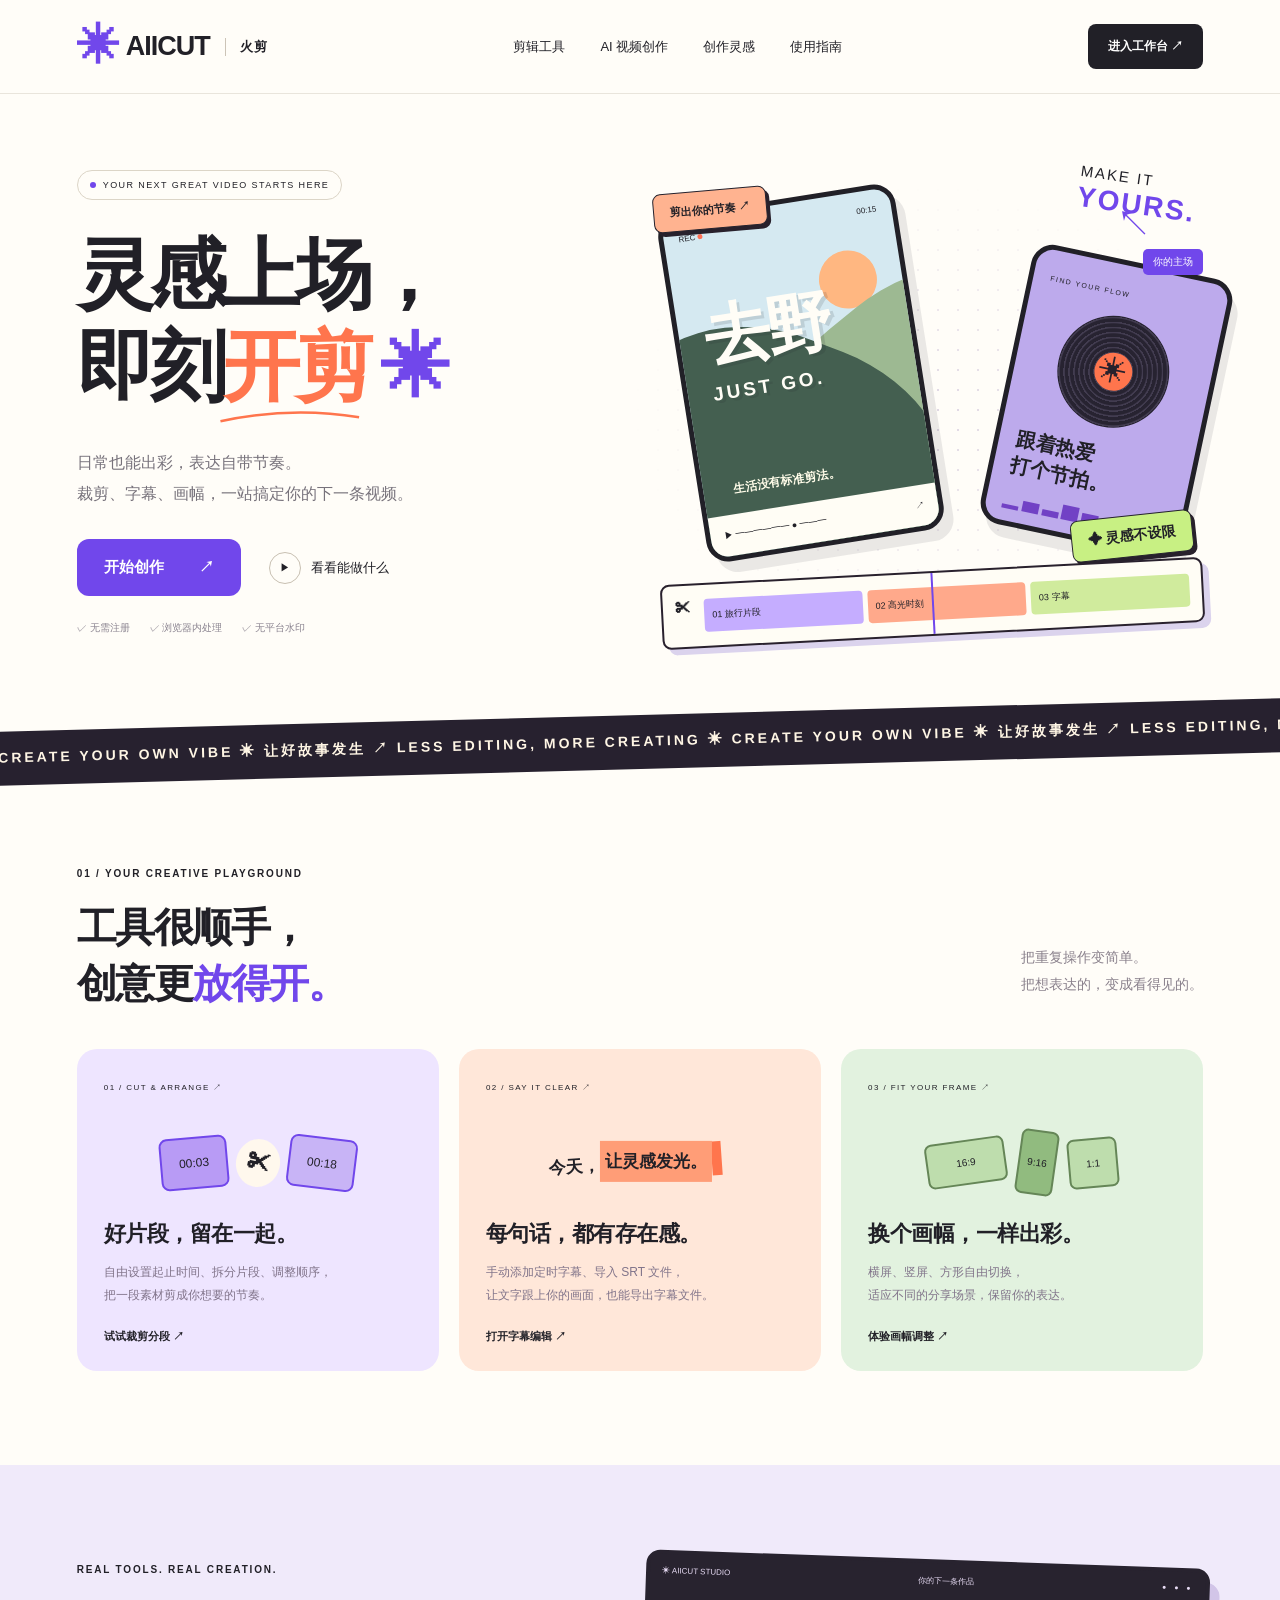
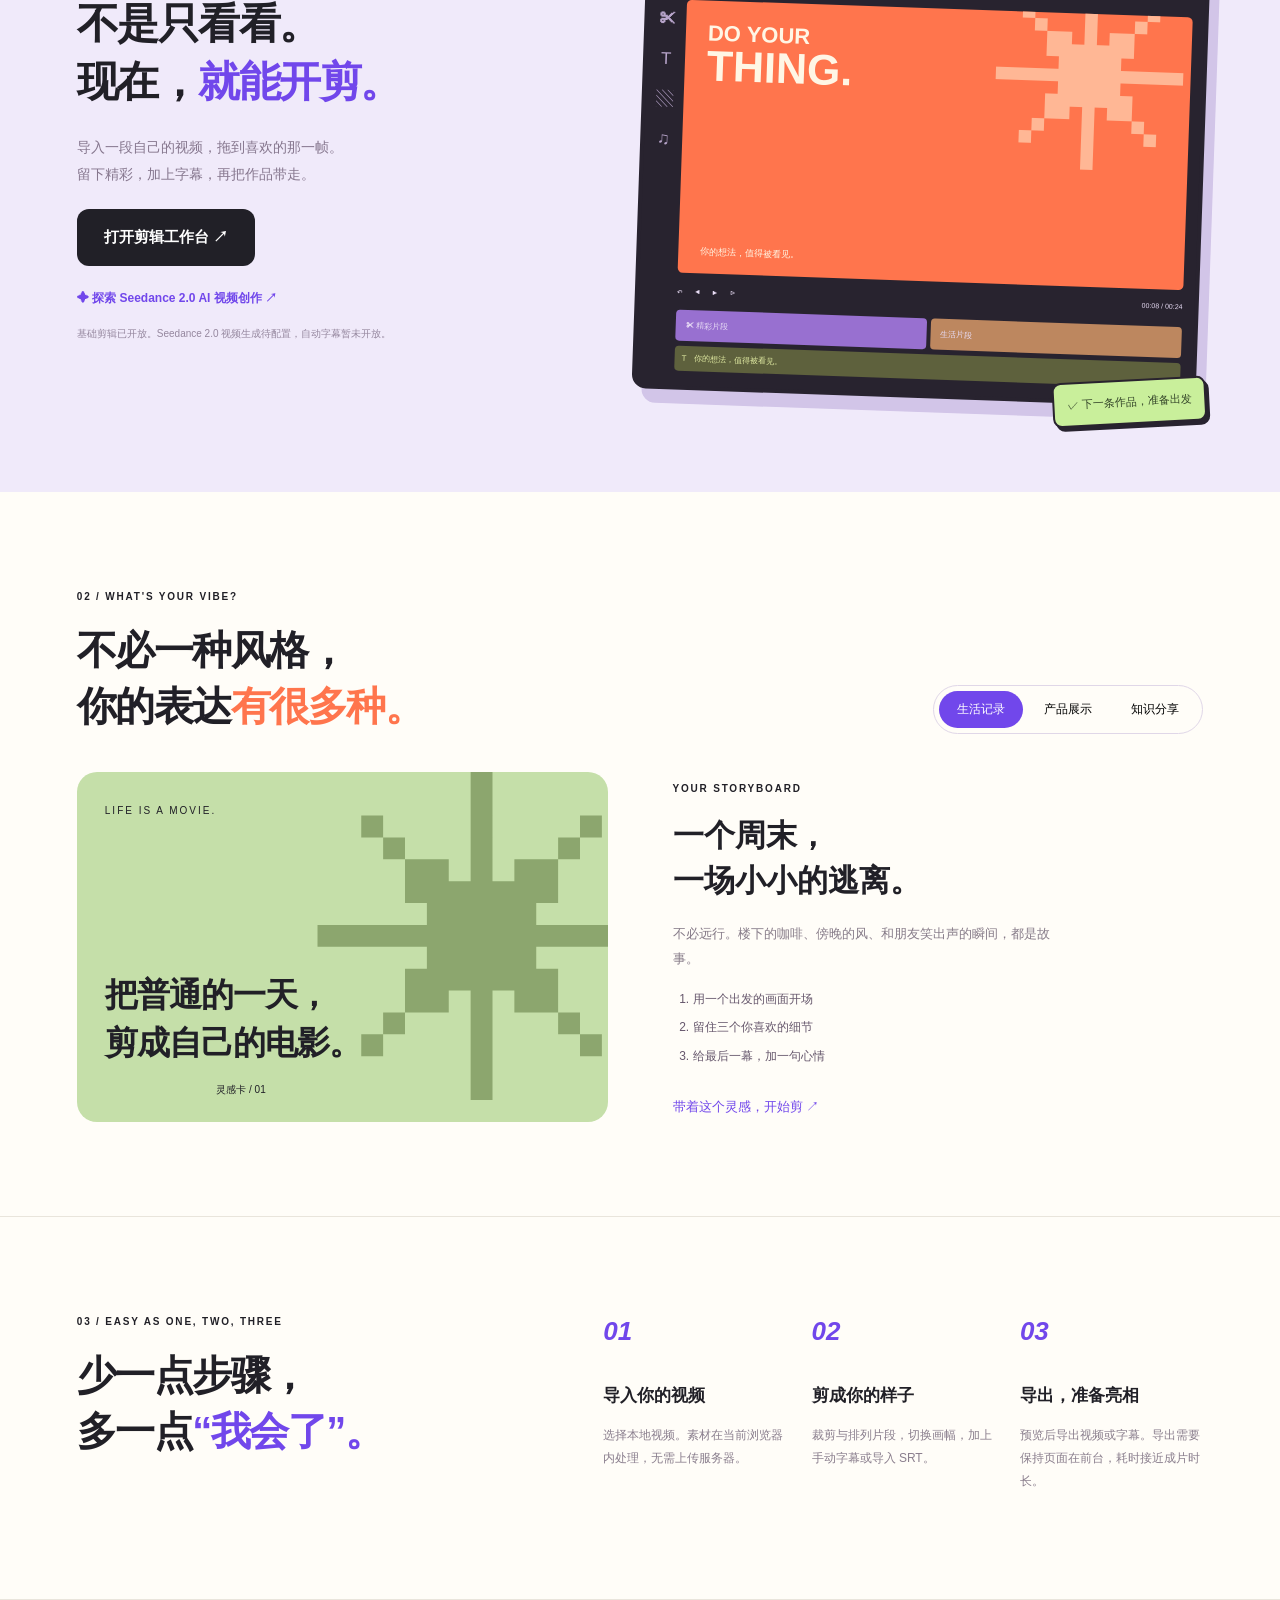
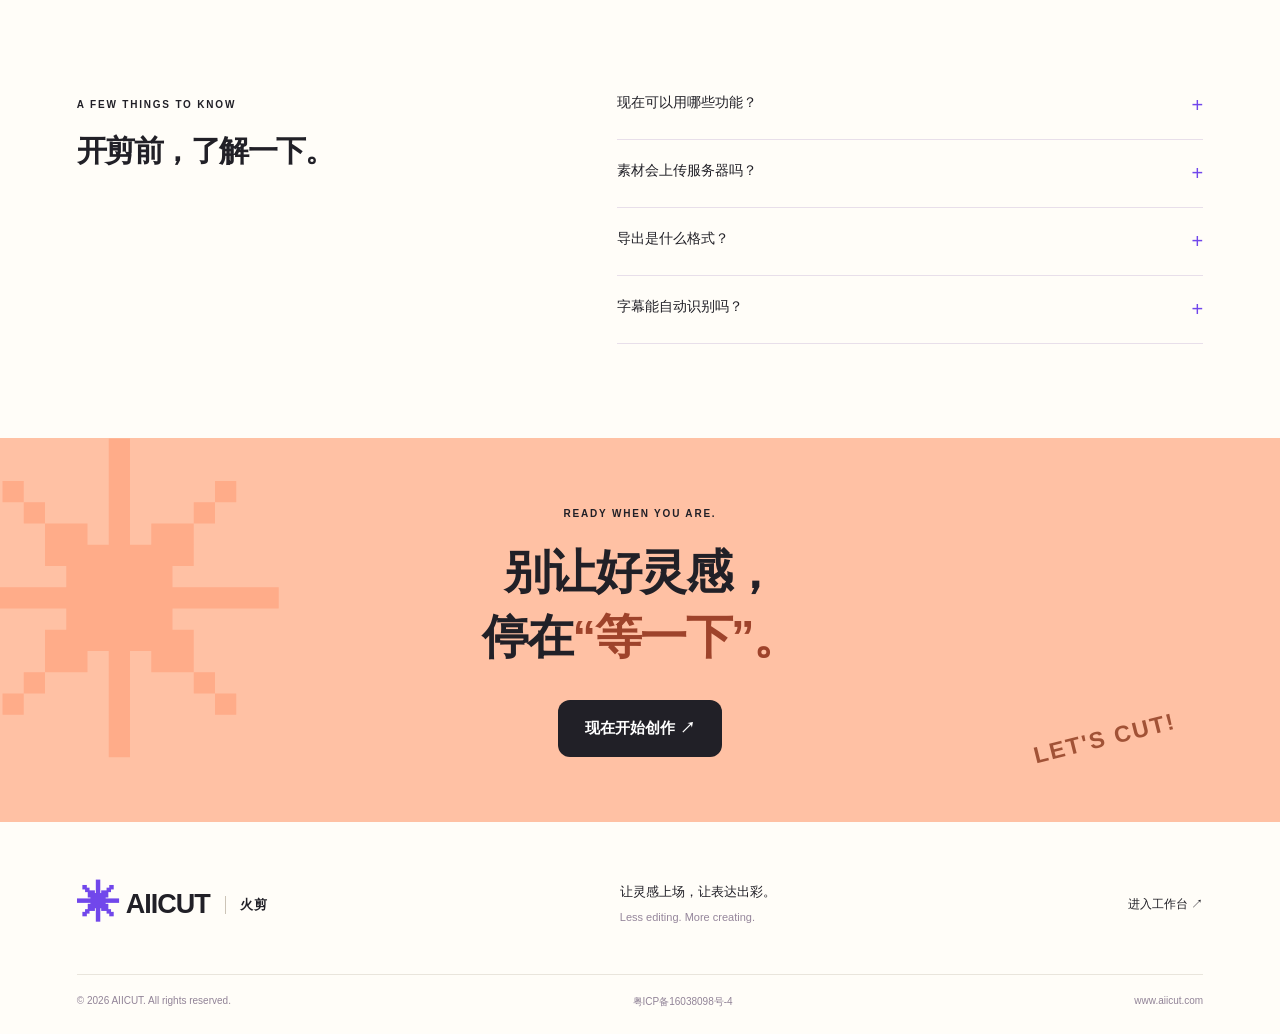
<file: index.html>
<!doctype html><html lang="zh-CN"><head><meta charset="utf-8"><meta name="viewport" content="width=device-width,initial-scale=1"><title>AIICUT 火剪 · 灵感上场，即刻开剪</title><meta name="description" content="AIICUT 火剪，轻松导入视频、裁剪分段、编辑字幕、切换画幅并导出作品。让每一次表达更有看头。"><link rel="canonical" href="https://www.aiicut.com/"><link rel="icon" href="icon.svg"><link rel="stylesheet" href="style.css?v=2"></head><body>
<header class="site-header"><a href="#" class="brand"><span class="brand-mark">✳</span> AIICUT <small>火剪</small></a><nav aria-label="主导航"><a href="#tools">剪辑工具</a><a href="ai.html">AI 视频创作</a><a href="#scenes">创作灵感</a><a href="#how">使用指南</a></nav><a href="editor.html" class="button small dark">进入工作台 ↗</a></header>
<main><section class="hero"><div class="hero-copy"><span class="pill"><i></i> YOUR NEXT GREAT VIDEO STARTS HERE</span><h1>灵感上场，<br>即刻<span class="orange">开剪<svg viewBox="0 0 300 30" aria-hidden="true"><path d="M5 23 Q150 -8 290 15"/></svg></span><span class="spark">✳</span></h1><p>日常也能出彩，表达自带节奏。<br>裁剪、字幕、画幅，一站搞定你的下一条视频。</p><div class="hero-actions"><a href="editor.html" class="button purple">开始创作 <span>↗</span></a><a href="#tools" class="plain-link"><span class="circle-play">▶</span> 看看能做什么</a></div><div class="hero-tags"><span>✓ 无需注册</span><span>✓ 浏览器内处理</span><span>✓ 无平台水印</span></div></div><div class="hero-art" aria-label="视频创意拼贴插画"><div class="art-grid"></div><div class="orbit-note">MAKE IT<br><b>YOURS.</b></div><div class="video-card card-travel"><div class="card-top"><span>REC <i></i></span><span>00:15</span></div><div class="scene-sun"></div><div class="hill hill-back"></div><div class="hill"></div><div class="travel-title">去野<br><small>JUST GO.</small></div><span class="art-caption">生活没有标准剪法。</span><div class="card-bottom">▶ ━━━━━━ ● ━━━ <span>↗</span></div></div><div class="video-card card-music"><span>FIND YOUR FLOW</span><div class="vinyl"><span>✳</span></div><b>跟着热爱<br>打个节拍。</b><div class="wave">▂▅▃▇▅▂▆▃▇▅▂▅▇</div></div><div class="sticker sticker-1">✦ 灵感不设限</div><div class="sticker sticker-2">剪出你的节奏 ↗</div><div class="floating-cursor">↖ <span>你的主场</span></div><div class="mini-timeline"><span>✂</span><div class="track violet">01 旅行片段</div><div class="track coral">02 高光时刻</div><div class="track lime">03 字幕</div><i></i></div></div></section>
<div class="ticker" aria-hidden="true"><div>CREATE YOUR OWN VIBE ✳ 让好故事发生 ↗ LESS EDITING, MORE CREATING ✳ CREATE YOUR OWN VIBE ✳ 让好故事发生 ↗ LESS EDITING, MORE CREATING ✳</div></div>
<section class="section" id="tools"><div class="section-heading"><div><span class="eyebrow">01 / YOUR CREATIVE PLAYGROUND</span><h2>工具很顺手，<br>创意更<span class="purple-text">放得开。</span></h2></div><p>把重复操作变简单。<br>把想表达的，变成看得见的。</p></div><div class="tools-grid"><a href="editor.html" class="tool-card lilac"><span class="tool-number">01 / CUT & ARRANGE ↗</span><div class="cut-graphic"><span>00:03</span><span>✂</span><span>00:18</span></div><h3>好片段，留在一起。</h3><p>自由设置起止时间、拆分片段、调整顺序，<br>把一段素材剪成你想要的节奏。</p><span class="tool-link">试试裁剪分段 ↗</span></a><a href="editor.html#subtitles" class="tool-card peach"><span class="tool-number">02 / SAY IT CLEAR ↗</span><div class="caption-graphic">今天，<b>让灵感发光。</b><i>▌</i></div><h3>每句话，都有存在感。</h3><p>手动添加定时字幕、导入 SRT 文件，<br>让文字跟上你的画面，也能导出字幕文件。</p><span class="tool-link">打开字幕编辑 ↗</span></a><a href="editor.html" class="tool-card mint"><span class="tool-number">03 / FIT YOUR FRAME ↗</span><div class="ratio-graphic"><span>16:9</span><span>9:16</span><span>1:1</span></div><h3>换个画幅，一样出彩。</h3><p>横屏、竖屏、方形自由切换，<br>适应不同的分享场景，保留你的表达。</p><span class="tool-link">体验画幅调整 ↗</span></a></div></section>
<section class="studio-intro section"><div class="intro-left"><span class="eyebrow">REAL TOOLS. REAL CREATION.</span><h2>不是只看看。<br>现在，<span>就能开剪。</span></h2><p>导入一段自己的视频，拖到喜欢的那一帧。<br>留下精彩，加上字幕，再把作品带走。</p><a href="editor.html" class="button dark">打开剪辑工作台 ↗</a><a class="ai-entry" href="ai.html">✦ 探索 Seedance 2.0 AI 视频创作 ↗</a><small>基础剪辑已开放。Seedance 2.0 视频生成待配置，自动字幕暂未开放。</small></div><div class="editor-visual"><div class="mock-top"><span>✳ AIICUT STUDIO</span><span>你的下一条作品</span><i>● ● ●</i></div><div class="mock-layout"><div class="mock-sidebar">✂<br>T<br>▧<br>♫</div><div class="mock-preview"><div class="mock-poster"><span>DO YOUR<br><b>THING.</b></span><small>你的想法，值得被看见。</small></div><div class="mock-controls">↶　 ◀　 ▶　 ▷ <span>00:08 / 00:24</span></div><div class="mock-track"><span>✂ 精彩片段</span><span>生活片段</span></div><div class="mock-caption">T　你的想法，值得被看见。</div></div></div><div class="export-tag">✓ 下一条作品，准备出发</div></div></section>
<section class="section" id="scenes"><div class="section-heading"><div><span class="eyebrow">02 / WHAT'S YOUR VIBE?</span><h2>不必一种风格，<br>你的表达<span class="orange">有很多种。</span></h2></div><div class="scene-tabs" role="group" aria-label="选择创作方向"><button class="active" data-idea="life" aria-pressed="true">生活记录</button><button data-idea="brand" aria-pressed="false">产品展示</button><button data-idea="talk" aria-pressed="false">知识分享</button></div></div><div class="inspiration" id="inspiration"><div class="inspiration-art"><span class="giant-star">✳</span><span class="idea-label" id="ideaLabel">LIFE IS A MOVIE.</span><div class="idea-bottom">把普通的一天，<br>剪成自己的电影。</div><span class="art-badge">灵感卡 / 01</span></div><div class="inspiration-copy"><span class="eyebrow">YOUR STORYBOARD</span><h3 id="ideaTitle">一个周末，<br>一场小小的逃离。</h3><p id="ideaText">不必远行。楼下的咖啡、傍晚的风、和朋友笑出声的瞬间，都是故事。</p><ol id="ideaSteps"><li>用一个出发的画面开场</li><li>留住三个你喜欢的细节</li><li>给最后一幕，加一句心情</li></ol><a href="editor.html" class="plain-link">带着这个灵感，开始剪 ↗</a></div></div></section>
<section class="how section" id="how"><div><span class="eyebrow">03 / EASY AS ONE, TWO, THREE</span><h2>少一点步骤，<br>多一点<span class="purple-text">“我会了”。</span></h2></div><div class="steps"><article><b>01</b><h3>导入你的视频</h3><p>选择本地视频。素材在当前浏览器内处理，无需上传服务器。</p></article><article><b>02</b><h3>剪成你的样子</h3><p>裁剪与排列片段，切换画幅，加上手动字幕或导入 SRT。</p></article><article><b>03</b><h3>导出，准备亮相</h3><p>预览后导出视频或字幕。导出需要保持页面在前台，耗时接近成片时长。</p></article></div></section>
<section class="faq section"><div><span class="eyebrow">A FEW THINGS TO KNOW</span><h2>开剪前，了解一下。</h2></div><div><details><summary>现在可以用哪些功能？<span>+</span></summary><p>已支持单个本地视频导入、多个裁剪片段、片段拆分与排序、画幅切换、定时字幕编辑、SRT 导入导出、截图和视频导出。Seedance 2.0 视频生成待配置服务，AI 语音识别与自动剪辑尚未开放。</p></details><details><summary>素材会上传服务器吗？<span>+</span></summary><p>当前基础剪辑在浏览器内完成，不上传视频素材。关闭或刷新页面会清空当前项目，请先导出。后续云端 AI 功能会单独说明上传与处理方式。</p></details><details><summary>导出是什么格式？<span>+</span></summary><p>工作台根据浏览器支持情况选择 WebM 或 MP4，并显示实际格式。建议使用桌面端 Chrome 或 Edge。视频按播放速度实时导出，大文件和长视频会消耗较多设备资源。</p></details><details><summary>字幕能自动识别吗？<span>+</span></summary><p>当前支持手动输入定时字幕和导入 SRT 字幕文件。自动语音识别需要接入服务，暂未上线。</p></details></div></section>
<section class="final-cta"><span class="cta-star">✳</span><span class="eyebrow">READY WHEN YOU ARE.</span><h2>别让好灵感，<br>停在<span>“等一下”。</span></h2><a href="editor.html" class="button dark">现在开始创作 ↗</a><span class="cta-doodle">LET'S CUT!</span></section></main>
<footer><div class="footer-main"><a href="#" class="brand"><span class="brand-mark">✳</span> AIICUT <small>火剪</small></a><p>让灵感上场，让表达出彩。<br><span>Less editing. More creating.</span></p><a href="editor.html">进入工作台 ↗</a></div><div class="footer-legal"><span>© <span id="year">2026</span> AIICUT. All rights reserved.</span><a href="https://beian.miit.gov.cn/" target="_blank" rel="noopener noreferrer">粤ICP备16038098号-4</a><span>www.aiicut.com</span></div></footer><script src="app.js?v=2"></script></body></html>
</file>
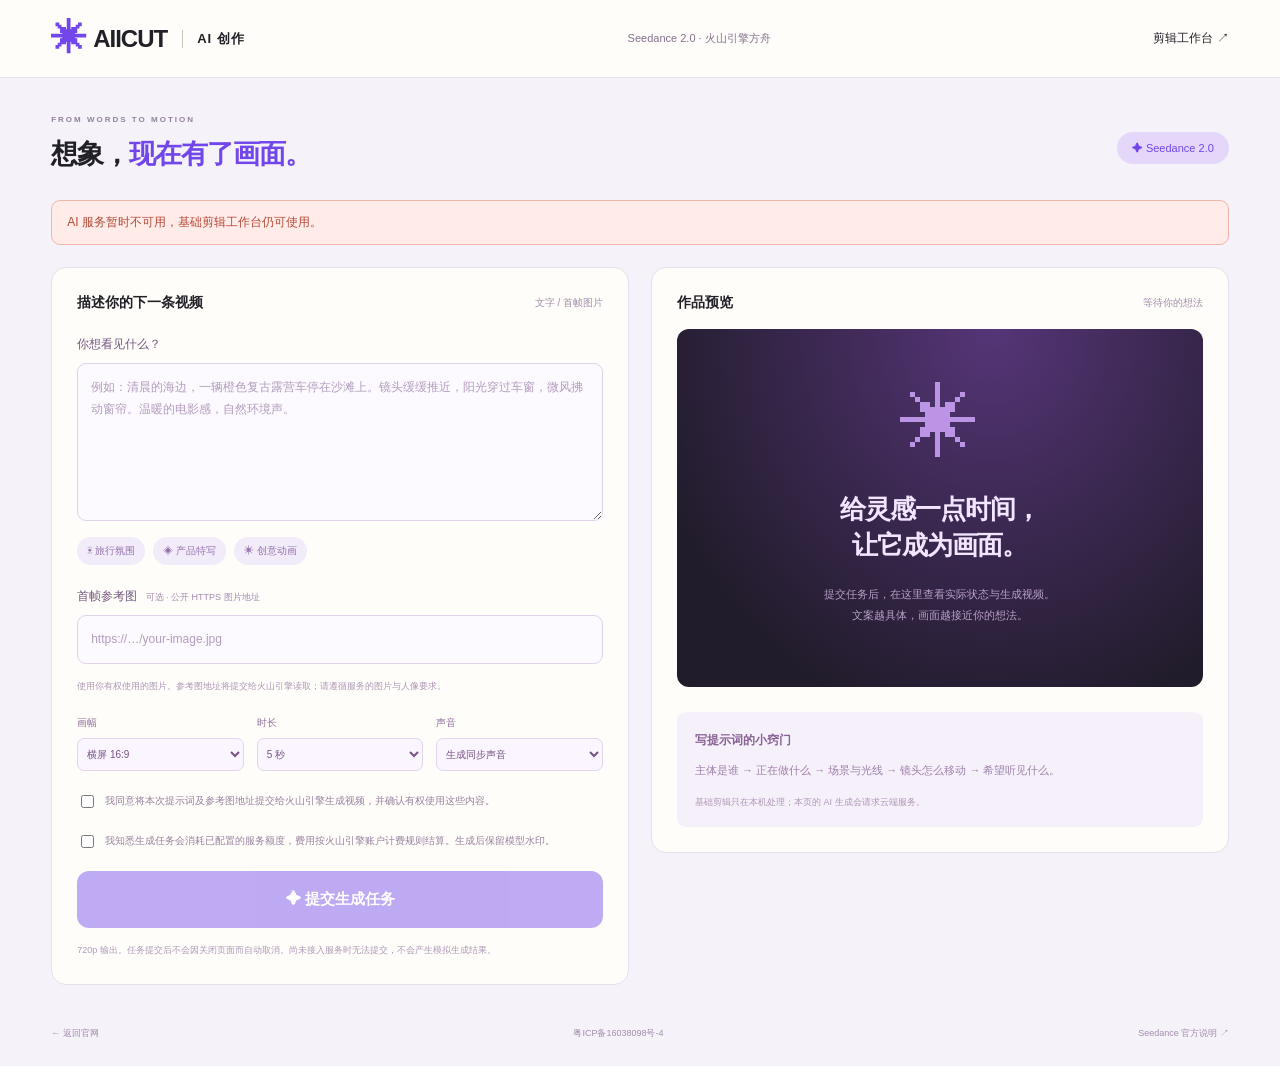
<file: ai.html>
<!doctype html><html lang="zh-CN"><head><meta charset="utf-8"><meta name="viewport" content="width=device-width,initial-scale=1"><title>AI 视频创作 · AIICUT 火剪</title><link rel="icon" href="icon.svg"><link rel="stylesheet" href="style.css?v=2"><link rel="stylesheet" href="editor.css?v=2"><link rel="stylesheet" href="ai.css?v=2"></head><body class="editor-body"><header class="editor-header"><a href="index.html" class="brand"><span class="brand-mark">✳</span> AIICUT <small>AI 创作</small></a><span class="local-badge">Seedance 2.0 · 火山引擎方舟</span><a class="back-link" href="editor.html">剪辑工作台 ↗</a></header><main class="workspace ai-workspace"><div class="workspace-heading"><div><span class="eyebrow">FROM WORDS TO MOTION</span><h1>想象，<span>现在有了画面。</span></h1></div><span class="model-tag">✦ Seedance 2.0</span></div><p class="status" id="aiStatus" role="status" aria-live="polite">正在检查生成服务…</p><div class="ai-grid"><section class="panel ai-form"><div class="panel-heading"><h2>描述你的下一条视频</h2><span>文字 / 首帧图片</span></div><form id="generateForm"><label class="ai-label" for="prompt">你想看见什么？</label><textarea id="prompt" rows="6" maxlength="4000" required minlength="2" placeholder="例如：清晨的海边，一辆橙色复古露营车停在沙滩上。镜头缓缓推近，阳光穿过车窗，微风拂动窗帘。温暖的电影感，自然环境声。"></textarea><div class="prompt-examples"><button type="button" data-prompt="travel">☀ 旅行氛围</button><button type="button" data-prompt="product">◈ 产品特写</button><button type="button" data-prompt="abstract">✳ 创意动画</button></div><label class="ai-label" for="imageUrl">首帧参考图 <span>可选 · 公开 HTTPS 图片地址</span></label><input id="imageUrl" type="url" placeholder="https://…/your-image.jpg"><p class="field-hint">使用你有权使用的图片。参考图地址将提交给火山引擎读取；请遵循服务的图片与人像要求。</p><div class="ai-options"><label>画幅<select id="aiRatio"><option value="16:9">横屏 16:9</option><option value="9:16">竖屏 9:16</option><option value="1:1">方形 1:1</option><option value="4:3">横屏 4:3</option><option value="3:4">竖屏 3:4</option><option value="21:9">宽屏 21:9</option></select></label><label>时长<select id="aiDuration"><option value="4">4 秒</option><option value="5" selected>5 秒</option><option value="8">8 秒</option><option value="10">10 秒</option><option value="15">15 秒</option></select></label><label>声音<select id="aiAudio"><option value="yes">生成同步声音</option><option value="no">无声视频</option></select></label></div><div id="loginArea" hidden><label class="ai-label" for="accessCode">创作访问码</label><div class="access-row"><input id="accessCode" type="password" autocomplete="off" placeholder="管理员提供的访问码"><button id="unlock" type="button" class="secondary-button">解锁创作</button></div><p class="field-hint">此处是网站创作访问码，不是火山引擎 API Key。</p></div><label class="consent"><input id="contentConsent" type="checkbox" required> <span>我同意将本次提示词及参考图地址提交给火山引擎生成视频，并确认有权使用这些内容。</span></label><label class="consent"><input id="billingConsent" type="checkbox" required> <span>我知悉生成任务会消耗已配置的服务额度，费用按火山引擎账户计费规则结算。生成后保留模型水印。</span></label><button id="generate" class="button purple full" type="submit" disabled>✦ 提交生成任务</button><p class="field-hint">720p 输出。任务提交后不会因关闭页面而自动取消。尚未接入服务时无法提交，不会产生模拟生成结果。</p></form></section><section class="panel ai-result"><div class="panel-heading"><h2>作品预览</h2><span id="taskLabel">等待你的想法</span></div><div id="aiEmpty" class="ai-empty"><span>✳</span><h2>给灵感一点时间，<br>让它成为画面。</h2><p>提交任务后，在这里查看实际状态与生成视频。<br>文案越具体，画面越接近你的想法。</p></div><video id="resultVideo" controls playsinline hidden></video><div id="taskArea" hidden><p id="taskState" role="status" aria-live="polite"></p><code id="taskId"></code><button id="refreshTask" class="secondary-button" type="button">刷新任务状态</button></div><div id="resultActions" class="result-actions" hidden><a id="openResult" class="button purple small" target="_blank" rel="noopener noreferrer">打开并下载视频 ↗</a><a href="editor.html" class="secondary-button">前往剪辑工作台 ↗</a><p>先下载生成的视频，再在工作台导入，即可裁剪、加字幕和导出。生成链接可能过期，请及时保存。</p></div><div class="ai-tips"><b>写提示词的小窍门</b><p>主体是谁 → 正在做什么 → 场景与光线 → 镜头怎么移动 → 希望听见什么。</p><span>基础剪辑只在本机处理；本页的 AI 生成会请求云端服务。</span></div></section></div></main><footer class="editor-footer"><a href="index.html">← 返回官网</a><a href="https://beian.miit.gov.cn/" target="_blank" rel="noopener noreferrer">粤ICP备16038098号-4</a><a href="https://docs.volcengine.com/docs/ark/seedance-2-0?lang=zh" target="_blank" rel="noopener noreferrer">Seedance 官方说明 ↗</a></footer><script src="ai.js?v=2"></script></body></html>
</file>
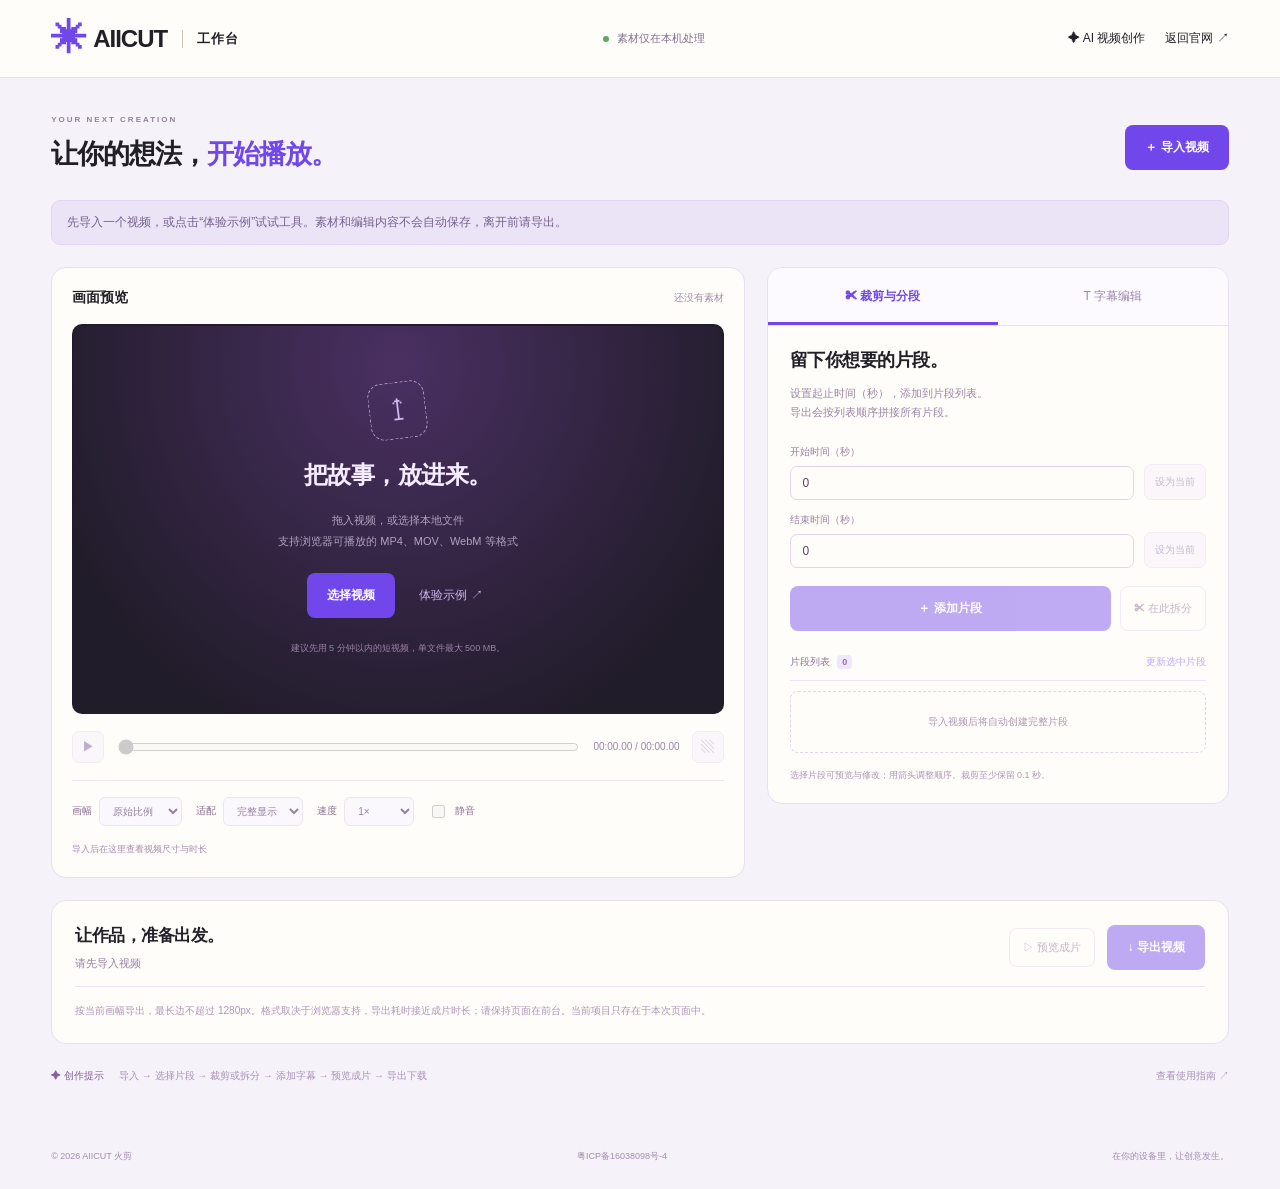
<file: editor.html>
<!doctype html><html lang="zh-CN"><head><meta charset="utf-8"><meta name="viewport" content="width=device-width,initial-scale=1"><title>剪辑工作台 · AIICUT 火剪</title><meta name="description" content="AIICUT 浏览器剪辑工作台：导入视频、裁剪分段、字幕编辑、画幅调整及视频导出。"><link rel="icon" href="icon.svg"><link rel="stylesheet" href="style.css?v=2"><link rel="stylesheet" href="editor.css?v=2"></head><body class="editor-body"><header class="editor-header"><a href="index.html" class="brand"><span class="brand-mark">✳</span> AIICUT <small>工作台</small></a><span class="local-badge"><i></i> 素材仅在本机处理</span><div class="editor-header-links"><a class="back-link" href="ai.html">✦ AI 视频创作</a><a class="back-link" href="index.html">返回官网 ↗</a></div></header><main class="workspace"><div class="workspace-heading"><div><span class="eyebrow">YOUR NEXT CREATION</span><h1>让你的想法，<span>开始播放。</span></h1></div><button id="importButton" class="button purple small">＋ 导入视频</button><input id="videoFile" type="file" accept="video/*,.mp4,.mov,.webm,.m4v" hidden></div><p id="status" class="status" role="status" aria-live="polite">先导入一个视频，或点击“体验示例”试试工具。素材和编辑内容不会自动保存，离开前请导出。</p><div class="workspace-grid"><section class="monitor-panel panel"><div class="panel-heading"><h2>画面预览</h2><span id="fileName">还没有素材</span></div><div id="dropZone" class="drop-zone"><canvas id="preview" width="1280" height="720" aria-label="编辑后的视频画面"></canvas><div id="emptyState" class="empty-state"><span class="upload-icon">↥</span><h3>把故事，放进来。</h3><p>拖入视频，或选择本地文件<br>支持浏览器可播放的 MP4、MOV、WebM 等格式</p><div><button id="chooseFile" class="button purple small">选择视频</button><button id="sampleButton" class="sample-button">体验示例 ↗</button></div><small>建议先用 5 分钟以内的短视频，单文件最大 500 MB。</small></div></div><video id="sourceVideo" playsinline preload="auto" class="source-video"></video><div class="playback"><button id="playButton" disabled aria-label="播放所选片段">▶</button><input id="scrubber" type="range" min="0" max="1" step="0.01" value="0" aria-label="视频播放位置" disabled><output id="timeDisplay">00:00.00 / 00:00.00</output><button id="snapshot" disabled title="保存当前画面为 PNG" aria-label="保存画面截图">▧</button></div><div class="format-bar"><label>画幅 <select id="ratio" disabled><option value="original">原始比例</option><option value="16:9">横屏 16:9</option><option value="9:16">竖屏 9:16</option><option value="1:1">方形 1:1</option><option value="4:5">竖图 4:5</option></select></label><label>适配 <select id="fit" disabled><option value="contain">完整显示</option><option value="cover">居中裁切</option></select></label><label>速度 <select id="speed" disabled><option value="0.5">0.5×</option><option value="1" selected>1×</option><option value="1.5">1.5×</option><option value="2">2×</option></select></label><label class="mute-label"><input id="mute" type="checkbox" disabled> 静音</label></div><div class="source-info" id="sourceInfo">导入后在这里查看视频尺寸与时长</div></section>
<aside class="edit-panel panel"><div class="edit-tabs" role="tablist" aria-label="编辑工具"><button id="clipsTab" class="active" role="tab" aria-selected="true" aria-controls="clipsPanel">✂ 裁剪与分段</button><button id="subtitlesTab" role="tab" aria-selected="false" aria-controls="subtitlesPanel" tabindex="-1">T 字幕编辑</button></div><div id="clipsPanel" role="tabpanel" aria-labelledby="clipsTab"><div class="tool-description"><h2>留下你想要的片段。</h2><p>设置起止时间（秒），添加到片段列表。<br>导出会按列表顺序拼接所有片段。</p></div><div class="time-inputs"><label>开始时间（秒）<input id="start" type="number" min="0" step="0.01" value="0" disabled></label><button id="markIn" disabled title="将当前播放位置设为开始">设为当前</button></div><div class="time-inputs"><label>结束时间（秒）<input id="end" type="number" min="0" step="0.01" value="0" disabled></label><button id="markOut" disabled title="将当前播放位置设为结束">设为当前</button></div><div class="clip-actions"><button id="addClip" class="button purple small" disabled>＋ 添加片段</button><button id="splitClip" class="secondary-button" disabled title="在当前播放位置拆分所选片段">✂ 在此拆分</button></div><div class="clip-section-label"><span>片段列表 <b id="clipCount">0</b></span><button id="updateClip" disabled>更新选中片段</button></div><ol id="clipList" class="clip-list"><li class="list-placeholder">导入视频后将自动创建完整片段</li></ol><p class="field-hint">选择片段可预览与修改；用箭头调整顺序。裁剪至少保留 0.1 秒。</p></div>
<div id="subtitlesPanel" role="tabpanel" aria-labelledby="subtitlesTab" hidden><div class="tool-description"><h2>让画面，带上你的话。</h2><p>字幕时间对应原始视频。剪辑导出时，<br>会自动跟随片段调整到成片时间。</p></div><div class="subtitle-times"><label>开始（秒）<input id="subStart" type="number" min="0" step="0.01" value="0" disabled></label><label>结束（秒）<input id="subEnd" type="number" min="0" step="0.01" value="3" disabled></label></div><label class="subtitle-text-label">字幕内容 <textarea id="subText" rows="3" maxlength="160" placeholder="在这里输入字幕，换行可分成两行…" disabled></textarea></label><div class="subtitle-style"><label>样式 <select id="captionStyle" disabled><option value="classic">白字 · 黑色背景</option><option value="pop">黑字 · 活力黄底</option><option value="outline">白字 · 黑色描边</option></select></label></div><div class="clip-actions"><button id="addSubtitle" class="button purple small" disabled>＋ 添加字幕</button><button id="importSrt" class="secondary-button" disabled>导入 SRT</button><input id="srtFile" type="file" accept=".srt,text/plain" hidden></div><div class="clip-section-label"><span>字幕列表 <b id="subtitleCount">0</b></span><button id="updateSubtitle" disabled>更新选中字幕</button></div><ol id="subtitleList" class="subtitle-list"><li class="list-placeholder">可以手动添加，也可导入 SRT 字幕</li></ol><button id="downloadSrt" class="full secondary-button" disabled>↓ 导出成片字幕 .srt</button><p class="field-hint">当前不含自动语音识别。可接入 AI 服务后扩展。</p></div></aside></div>
<section class="export-panel panel"><div><h2>让作品，准备出发。</h2><p id="exportSummary">请先导入视频</p></div><div class="export-actions"><button id="previewAll" class="secondary-button" disabled>▷ 预览成片</button><button id="exportVideo" class="button purple small" disabled>↓ 导出视频</button><button id="cancelExport" class="secondary-button danger" hidden>取消导出</button></div><div id="progressArea" hidden><div class="progress-label"><span id="progressText">准备导出…</span><output id="progressValue">0%</output></div><progress id="exportProgress" value="0" max="100"></progress></div><div id="downloadArea" class="download-area" hidden><span>✓ 视频已生成</span><a id="downloadVideo" class="button dark small" download>下载视频 ↓</a><p>下载完成后可在本地播放器检查效果。</p></div><p class="export-notice">按当前画幅导出，最长边不超过 1280px。格式取决于浏览器支持，导出耗时接近成片时长；请保持页面在前台。当前项目只存在于本次页面中。</p></section><section class="editor-help"><span>✦ 创作提示</span><p>导入 → 选择片段 → 裁剪或拆分 → 添加字幕 → 预览成片 → 导出下载</p><a href="index.html#how">查看使用指南 ↗</a></section></main><footer class="editor-footer"><span>© 2026 AIICUT 火剪</span><a href="https://beian.miit.gov.cn/" target="_blank" rel="noopener noreferrer">粤ICP备16038098号-4</a><span>在你的设备里，让创意发生。</span></footer><dialog id="replaceDialog"><h2>替换当前视频？</h2><p>替换后会清空当前片段和字幕。请先导出需要保留的作品。</p><div><button id="keepProject" class="secondary-button">保留当前项目</button><button id="replaceProject" class="button purple small">替换视频</button></div></dialog><script type="module" src="editor.js?v=2"></script></body></html>
</file>
<file: style.css>
:root{--ink:#212027;--paper:#fffdf8;--purple:#7147eb;--orange:#ff754d;--lilac:#eee5ff;--mint:#d7f3d7;--line:#e9e5dc}*{box-sizing:border-box}html{scroll-behavior:smooth;scroll-padding-top:90px}body{margin:0;background:var(--paper);color:var(--ink);font-family:Inter,"PingFang SC","Microsoft YaHei",sans-serif}a{text-decoration:none;color:inherit}button,input,select,textarea{font:inherit}button{cursor:pointer}a,button{ -webkit-tap-highlight-color:transparent}button:disabled{opacity:.45;cursor:not-allowed}.site-header{height:94px;max-width:1480px;margin:auto;display:flex;align-items:center;justify-content:space-between;padding:0 6%;border-bottom:1px solid var(--line)}.brand{display:flex;align-items:center;gap:7px;font-size:27px;font-weight:850;letter-spacing:-1px;white-space:nowrap}.brand-mark{font-size:43px;line-height:1;color:var(--purple)}.brand small{font-size:13px;letter-spacing:1px;margin-left:8px;border-left:1px solid #ccc4b7;padding-left:14px}.site-header nav{display:flex;gap:35px;font-size:13px}.button{border:0;display:inline-flex;align-items:center;justify-content:center;gap:35px;padding:19px 27px;border-radius:12px;font-size:15px;font-weight:650;transition:transform .2s,box-shadow .2s}.button:hover{transform:translateY(-3px);box-shadow:0 8px 0 #21202718}.button.small{font-size:12px;padding:14px 20px;border-radius:8px}.dark{background:var(--ink);color:white}.purple{background:var(--purple);color:white}.hero{max-width:1480px;margin:auto;padding:76px 6% 80px;display:grid;grid-template-columns:1fr 1fr;gap:25px;overflow:hidden}.pill{display:inline-flex;align-items:center;gap:7px;font-size:9px;letter-spacing:1.4px;border:1px solid #dcd5c7;padding:9px 12px;border-radius:30px}.pill i{width:6px;height:6px;background:var(--purple);border-radius:50%}h1{font-size:clamp(60px,6vw,88px);letter-spacing:-4px;line-height:1.2;margin:28px 0;position:relative;font-weight:850}.orange{color:var(--orange);position:relative}.orange svg{position:absolute;bottom:-15px;left:-5px;width:100%;stroke:var(--orange);stroke-width:5;fill:none}.spark{display:inline-block;font-size:70px;color:var(--purple);margin-left:12px;animation:turn 25s linear infinite}.hero-copy>p{font-size:16px;line-height:1.9;color:#77727b;margin-top:36px}.hero-actions{display:flex;gap:28px;align-items:center;margin-top:30px}.plain-link{font-size:13px;display:inline-flex;align-items:center;gap:10px;font-weight:550}.circle-play{display:grid;place-items:center;width:32px;height:32px;border:1px solid #c8c0b2;border-radius:50%;font-size:10px}.hero-tags{display:flex;gap:20px;color:#8b8490;font-size:10px;margin-top:25px}.hero-art{position:relative;min-height:440px;margin-top:20px}.art-grid{position:absolute;inset:-10px -25px;background-image:radial-gradient(#c8bbd4 1px,transparent 1px);background-size:20px 20px;mask-image:radial-gradient(ellipse,#0009,transparent 70%)}.video-card{position:absolute;border:5px solid var(--ink);border-radius:22px;overflow:hidden;box-shadow:8px 12px 0 #24202b18}.card-travel{width:240px;height:350px;top:8px;left:28px;background:#d5e9f1;transform:rotate(-9deg);z-index:2}.card-top{display:flex;justify-content:space-between;font-size:8px;padding:15px;position:relative;z-index:2}.card-top i{display:inline-block;width:5px;height:5px;background:#fe7055;border-radius:50%}.scene-sun{position:absolute;top:56px;right:25px;width:58px;height:58px;border-radius:50%;background:#ffb781}.hill{position:absolute;width:340px;height:260px;bottom:-50px;left:-90px;border-radius:45%;transform:rotate(30deg);background:#445f50}.hill-back{bottom:-25px;left:60px;background:#9db992;transform:rotate(-30deg)}.travel-title{position:absolute;top:85px;left:25px;font-size:66px;font-weight:850;color:#fffdf6;line-height:1.1;letter-spacing:-3px;text-shadow:3px 3px 0 #23282b22}.travel-title small{font-size:19px;letter-spacing:3px;display:block;margin-top:10px}.art-caption{position:absolute;bottom:57px;left:30px;font-size:12px;color:#fffce9;font-weight:600}.card-bottom{position:absolute;bottom:0;background:#fffdf5;padding:14px;width:100%;font-size:9px}.card-bottom span{float:right}.card-music{width:205px;height:285px;right:-6px;top:69px;transform:rotate(12deg);background:#bdaaec;padding:17px;z-index:1}.card-music>span{font-size:7px;letter-spacing:1.5px}.vinyl{width:112px;height:112px;display:grid;place-items:center;border-radius:50%;background:repeating-radial-gradient(#272331 0 3px,#423c50 4px 5px);margin:16px auto}.vinyl span{border-radius:50%;background:var(--orange);width:38px;height:38px;display:grid;place-items:center;font-size:28px;color:#28212c}.card-music>b{font-size:20px;line-height:1.35}.wave{font-size:18px;margin-top:8px;letter-spacing:2px;color:#7141c5}.orbit-note{position:absolute;right:6px;top:-20px;font-size:15px;letter-spacing:2px;line-height:1.2;transform:rotate(8deg)}.orbit-note b{font-size:28px;color:var(--purple)}.sticker{position:absolute;z-index:3;border:1.5px solid #25222d;font-weight:700;padding:11px 16px;border-radius:8px;box-shadow:3px 4px 0 #28212c}.sticker-1{right:10px;top:325px;background:#c8f083;transform:rotate(-6deg);font-size:14px}.sticker-2{top:0;left:0;background:#ffb390;transform:rotate(-5deg);font-size:11px}.floating-cursor{position:absolute;right:0;top:0;font-size:36px;color:var(--purple);z-index:5;transform:translateY(10px);animation:float 5s ease-in-out infinite}.floating-cursor span{display:block;background:var(--purple);color:white;padding:6px 10px;font-size:10px;border-radius:5px;margin-left:27px;white-space:nowrap}.mini-timeline{position:absolute;bottom:-1px;left:8px;right:0;padding:14px 12px;display:flex;gap:5px;border:2px solid #29212d;border-radius:9px;background:#fffdf5;z-index:4;transform:rotate(-3deg);box-shadow:6px 6px 0 #dbd3ed}.mini-timeline>span{margin-right:8px}.track{padding:10px 8px;border-radius:4px;font-size:9px;flex:1;white-space:nowrap}.violet{background:#c5adff}.coral{background:#ffa98b}.lime{background:#d0eb9d}.mini-timeline i{position:absolute;left:50%;height:100%;top:0;background:#7147eb;width:2px}.ticker{background:#27212f;color:#fff6e5;overflow:hidden;padding:18px 0;transform:rotate(-1.5deg);font-size:14px;font-weight:600;letter-spacing:3px;margin:0 -2px}.ticker>div{white-space:nowrap;animation:marquee 38s linear infinite;width:max-content}.section{max-width:1480px;margin:auto;padding:94px 6%}.section-heading{display:flex;justify-content:space-between;align-items:end;margin-bottom:38px;gap:30px}.eyebrow{font-size:10px;font-weight:650;letter-spacing:1.8px}h2{font-size:40px;line-height:1.4;letter-spacing:-1.5px;margin:18px 0 0}.purple-text{color:var(--purple)}.section-heading>p{font-size:14px;line-height:1.9;color:#8a818c}.tools-grid{display:grid;grid-template-columns:repeat(3,1fr);gap:20px}.tool-card{display:block;padding:27px;border-radius:20px;transition:transform .25s}.tool-card:hover{transform:translateY(-8px)}.lilac{background:#eee5ff}.peach{background:#ffe7d9}.mint{background:#e2f2df}.tool-number{font-size:8px;letter-spacing:1.4px}.tool-card h3{font-size:22px;margin:24px 0 12px;letter-spacing:-.5px}.tool-card p{font-size:12px;line-height:1.9;color:#81748a}.tool-link{font-size:11px;font-weight:650;margin-top:22px;display:block}.cut-graphic{display:flex;align-items:center;justify-content:center;gap:8px;margin-top:36px;height:65px}.cut-graphic span{background:#b89bf5;border:2px solid #7147eb;border-radius:8px;padding:17px;font-size:12px;transform:rotate(-5deg)}.cut-graphic span:nth-child(2){background:#fff8ed;border:none;border-radius:50%;font-size:24px;padding:10px;z-index:1;transform:rotate(12deg)}.cut-graphic span:last-child{transform:rotate(7deg);background:#c8b4f6}.caption-graphic{margin-top:36px;height:65px;display:flex;justify-content:center;align-items:center;font-size:17px;font-weight:650;white-space:nowrap;transform:rotate(-4deg)}.caption-graphic b{background:#ff9d77;padding:9px 5px;transform:rotate(4deg)}.caption-graphic i{font-style:normal;color:var(--orange);font-size:28px}.ratio-graphic{height:65px;margin-top:36px;display:flex;gap:12px;align-items:center;justify-content:center}.ratio-graphic span{border:2px solid #658657;background:#beddad;width:80px;height:45px;display:grid;place-items:center;border-radius:7px;font-size:10px;transform:rotate(-8deg)}.ratio-graphic span:nth-child(2){width:38px;height:65px;transform:rotate(8deg);background:#91bb7f}.ratio-graphic span:last-child{width:50px;height:50px;transform:rotate(-5deg)}.studio-intro{background:#f0eafa;max-width:none;display:grid;grid-template-columns:1fr 1.1fr;gap:50px;padding-inline:max(6%,calc((100% - 1300px)/2));overflow:hidden}.intro-left h2{font-size:42px}.intro-left h2 span{color:var(--purple)}.intro-left p{font-size:14px;color:#86778e;line-height:1.9;margin:22px 0}.intro-left small{display:block;margin-top:20px;color:#95879e;font-size:10px}.editor-visual{background:#28232f;color:#e8dcf5;border:4px solid #28232f;border-radius:14px;box-shadow:10px 14px 0 #d2c5e8;transform:rotate(2deg);align-self:center;position:relative}.mock-top{display:flex;justify-content:space-between;font-size:8px;padding:12px}.mock-top i{font-style:normal;letter-spacing:3px;font-size:7px}.mock-layout{display:flex}.mock-sidebar{width:38px;text-align:center;font-size:17px;line-height:40px;padding-top:10px;color:#b7a4ca}.mock-preview{flex:1;padding:10px 12px 15px 0}.mock-poster{aspect-ratio:1.85;background:var(--orange);padding:22px;position:relative;overflow:hidden;border-radius:5px;color:#fff6e5}.mock-poster:after{content:'✳';font-size:200px;position:absolute;right:-5px;top:-25px;color:#ffb795;line-height:1}.mock-poster>span{font-size:22px;font-weight:600;position:relative;z-index:1;line-height:1}.mock-poster b{font-size:43px}.mock-poster small{position:absolute;bottom:15px;left:22px;font-size:9px;z-index:1}.mock-controls{font-size:10px;padding:13px 0}.mock-controls span{float:right;font-size:7px}.mock-track{display:flex;gap:4px;font-size:8px}.mock-track span{background:#9870d0;padding:10px;flex:1;border-radius:4px}.mock-track span:last-child{background:#bd875f}.mock-caption{background:#5e613d;color:#e0eaa2;padding:7px;font-size:8px;border-radius:4px;margin-top:5px}.export-tag{position:absolute;right:-15px;bottom:-23px;background:#c9ef9b;color:#344529;border:2px solid #29232e;padding:13px;font-size:11px;border-radius:9px;transform:rotate(-5deg);box-shadow:3px 4px 0 #28232f}.scene-tabs{display:flex;border:1px solid #e0d7e8;border-radius:30px;padding:5px;gap:3px;flex-shrink:0}.scene-tabs button{border:0;background:none;padding:10px 18px;font-size:12px;border-radius:25px}.scene-tabs button.active{background:var(--purple);color:white}.inspiration{display:grid;grid-template-columns:1fr 1fr;gap:65px;align-items:center}.inspiration-art{background:#c5dfa9;border-radius:20px;min-height:350px;padding:28px;position:relative;overflow:hidden;transition:background .3s}.giant-star{position:absolute;font-size:350px;line-height:1;right:-60px;top:10px;color:#8ca66e;animation:turn 70s linear infinite}.idea-label{position:relative;font-size:10px;letter-spacing:2px}.idea-bottom{position:absolute;bottom:55px;font-size:33px;font-weight:750;line-height:1.45;letter-spacing:-1px}.art-badge{position:absolute;bottom:25px;font-size:10px}.inspiration-copy h3{font-size:31px;line-height:1.45;margin:18px 0}.inspiration-copy>p{font-size:13px;line-height:1.9;color:#877c89;max-width:400px}.inspiration-copy ol{padding-left:20px;font-size:12px;line-height:2.4;color:#66576c}.inspiration-copy .plain-link{color:var(--purple);margin-top:15px}#inspiration[data-theme=brand] .inspiration-art{background:#ffcfac}#inspiration[data-theme=brand] .giant-star{color:#eda16d}#inspiration[data-theme=talk] .inspiration-art{background:#d5c1f7}#inspiration[data-theme=talk] .giant-star{color:#af8bdf}.how{border-block:1px solid var(--line);display:grid;grid-template-columns:1fr 1.3fr;gap:65px}.steps{display:flex;gap:25px;align-items:start}.steps article{flex:1}.steps b{display:inline-block;font-size:26px;color:var(--purple);font-style:italic;margin:5px 0 20px}.steps h3{font-size:17px}.steps p{font-size:12px;color:#8a7e8d;line-height:1.9}.faq{display:grid;grid-template-columns:.9fr 1.1fr;gap:60px}.faq h2{font-size:30px}.faq details{border-bottom:1px solid #e8dfea;padding:22px 0}.faq details:first-child{padding-top:0}.faq summary{font-size:14px;cursor:pointer;list-style:none;display:flex;justify-content:space-between}.faq summary::-webkit-details-marker{display:none}.faq summary span{color:var(--purple);font-size:20px}.faq details[open] summary span{transform:rotate(45deg)}.faq details p{font-size:12px;line-height:1.9;color:#8b7d8e;margin-bottom:0}.final-cta{background:#ffc1a4;padding:65px 6%;text-align:center;position:relative;overflow:hidden}.final-cta h2{font-size:47px;margin-bottom:30px;position:relative}.final-cta h2 span{color:#9e432b}.cta-star{position:absolute;font-size:340px;line-height:1;left:-40px;top:10px;color:#ffac89;animation:turn 70s linear infinite}.final-cta>.eyebrow,.final-cta>a{position:relative}.cta-doodle{position:absolute;right:8%;bottom:70px;transform:rotate(-14deg);font-size:23px;font-weight:800;color:#a15236;letter-spacing:2px}footer{max-width:1480px;margin:auto;padding:45px 6% 25px}.footer-main{display:flex;justify-content:space-between;align-items:center;padding-bottom:32px}.footer-main p{font-size:13px;line-height:1.9}.footer-main p span{font-size:11px;color:#95869b}.footer-main>a:last-child{font-size:12px}.footer-legal{border-top:1px solid var(--line);padding-top:20px;display:flex;justify-content:space-between;gap:15px;font-size:10px;color:#918397}a:focus-visible,button:focus-visible,summary:focus-visible,input:focus-visible,select:focus-visible,textarea:focus-visible{outline:3px solid #a186f7;outline-offset:4px}@keyframes turn{to{transform:rotate(360deg)}}@keyframes float{50%{transform:translate(5px,0)}}@keyframes marquee{to{transform:translateX(-50%)}}@media(min-width:1500px){.hero{padding-block:100px}.hero-art{transform:scale(1.08)}}@media(max-width:1050px){.hero{padding-inline:5%;gap:10px}h1{font-size:66px}.spark{font-size:50px}.hero-art{transform:scale(.9);transform-origin:center left}.card-travel{left:5px}.card-music{right:-35px}.tool-card{padding:21px}.tool-card h3{font-size:20px}.caption-graphic{font-size:14px}.section{padding-inline:5%}.section-heading{gap:20px}.section-heading h2{font-size:34px}.scene-tabs button{padding:10px 12px}.how{grid-template-columns:1fr;gap:30px}.inspiration{gap:35px}.studio-intro{gap:30px}.intro-left h2{font-size:36px}.mock-poster b{font-size:35px}.cta-doodle{right:4%;font-size:17px}}@media(max-width:760px){.site-header{height:78px;padding:0 6%}.site-header nav{display:none}.brand{font-size:24px}.brand small{font-size:11px}.brand-mark{font-size:36px}.button.small{font-size:11px;padding:12px}.hero{display:flex;flex-direction:column;padding:43px 7% 48px;gap:35px}.hero-copy{position:relative;z-index:2}.pill{font-size:7px;letter-spacing:1px}h1{font-size:clamp(56px,11vw,82px);letter-spacing:-3px;max-width:500px;margin-top:26px}.spark{font-size:50px}.hero-copy>p{font-size:14px}.hero-actions{gap:24px}.button{font-size:13px;padding:17px 23px}.hero-tags{font-size:9px;gap:16px}.hero-art{margin:0 auto;width:100%;max-width:450px;transform:none;min-height:410px}.card-travel{width:205px;height:305px;left:18px;top:13px}.travel-title{font-size:58px;top:75px}.travel-title small{font-size:16px}.card-music{width:175px;height:255px;right:4px;top:58px;padding:12px}.vinyl{width:100px;height:100px;margin:14px auto}.card-music>b{font-size:19px}.card-music>span{font-size:6px}.wave{font-size:13px}.sticker-1{top:300px;right:10px;font-size:12px}.orbit-note{right:8px;top:0;font-size:10px}.orbit-note b{font-size:20px}.floating-cursor{display:none}.mini-timeline{bottom:8px}.track{font-size:8px;padding:10px 5px}.ticker{font-size:11px;padding:15px}.section{padding:55px 7%}.section-heading{display:block;margin-bottom:26px}.section-heading h2,h2{font-size:31px}.section-heading>p{font-size:12px;margin-top:16px}.tools-grid{grid-template-columns:1fr}.tool-card{padding:26px}.tool-card h3{font-size:23px}.cut-graphic,.caption-graphic,.ratio-graphic{margin-top:24px}.caption-graphic{font-size:19px}.studio-intro{display:block;padding-bottom:80px}.intro-left h2{font-size:35px}.intro-left p{font-size:13px}.editor-visual{margin-top:42px}.scene-tabs{width:max-content;margin-top:25px}.scene-tabs button{padding:10px 17px}.inspiration{grid-template-columns:1fr;gap:28px}.inspiration-art{min-height:300px}.idea-bottom{font-size:29px}.inspiration-copy h3{font-size:28px}.how{gap:22px}.steps{display:block}.steps article{position:relative;padding-left:58px;border-bottom:1px solid var(--line);padding-bottom:10px;margin-bottom:22px}.steps b{position:absolute;left:0;top:0;font-size:24px;margin-top:0}.steps p{max-width:350px}.faq{display:block}.faq>div:last-child{margin-top:35px}.faq h2{font-size:28px}.final-cta{padding:54px 7%}.final-cta h2{font-size:36px}.cta-star{font-size:260px;left:-130px;top:35px}.cta-doodle{display:none}.footer-main{flex-wrap:wrap;gap:12px}.footer-main p{font-size:11px}.footer-main>a:last-child{width:100%}.footer-legal{flex-wrap:wrap;line-height:1.8;justify-content:flex-start;column-gap:20px}footer{padding-inline:7%}}@media(prefers-reduced-motion:reduce){html{scroll-behavior:auto}*,*:before,*:after{animation:none!important;transition:none!important}}
/* Keep tilted decorative cards and the marquee inside the page viewport. */
body{overflow-x:clip}

.ai-entry{display:block;color:var(--purple);font-size:12px;font-weight:600;margin-top:24px}
</file>
<file: editor.css>
.editor-body{background:#f5f2f9}.editor-header{height:78px;background:#fffdf9;border-bottom:1px solid #e6dfee;display:flex;justify-content:space-between;align-items:center;padding:0 4%}.editor-header .brand{font-size:24px}.editor-header .brand-mark{font-size:36px}.local-badge{display:flex;align-items:center;gap:8px;font-size:11px;color:#84718d}.local-badge i{width:6px;height:6px;border-radius:50%;background:#60a765}.back-link{font-size:12px}.workspace{max-width:1500px;padding:30px 4% 20px;margin:auto}.workspace-heading{display:flex;justify-content:space-between;align-items:center;gap:20px}.workspace-heading h1{font-size:27px;letter-spacing:-1px;margin:10px 0 14px;line-height:1.4}.workspace-heading h1 span{color:var(--purple)}.workspace-heading .eyebrow{font-size:8px;letter-spacing:2px;color:#92819c}.status{font-size:12px;line-height:1.8;background:#ebe4f7;border:1px solid #e1d5f1;border-radius:9px;padding:11px 15px;margin:12px 0 22px;color:#77618d;min-height:44px}.status.error{background:#ffebe8;border-color:#f5b6aa;color:#b54b37}.status.success{background:#e5f2dd;border-color:#c6dcb7;color:#4e723b}.workspace-grid{display:grid;grid-template-columns:minmax(0,1.5fr) minmax(320px,1fr);gap:22px;align-items:start}.panel{background:#fffdf9;border:1px solid #e6dfee;border-radius:15px;overflow:hidden}.monitor-panel{padding:20px}.panel-heading{display:flex;justify-content:space-between;align-items:center;gap:20px;margin-bottom:16px}.panel-heading h2{font-size:14px;margin:0;letter-spacing:0}.panel-heading>span{font-size:10px;color:#a08daa;max-width:65%;white-space:nowrap;text-overflow:ellipsis;overflow:hidden}.drop-zone{height:390px;background:#211c2a;border-radius:10px;position:relative;display:flex;align-items:center;justify-content:center;overflow:hidden;border:2px solid transparent;transition:border-color .2s}.drop-zone.dragover{border-color:var(--orange)}#preview{display:block;max-width:100%;max-height:100%;width:auto;height:auto;object-fit:contain}.empty-state{position:absolute;inset:0;background:radial-gradient(ellipse at 50% 10%,#4a3062,#211c2a 80%);display:flex;align-items:center;justify-content:center;flex-direction:column;text-align:center;padding:25px;color:#f5ecff}.empty-state[hidden]{display:none}.upload-icon{font-size:29px;width:57px;height:57px;border:1px dashed #b49bca;border-radius:14px;display:grid;place-items:center;transform:rotate(-7deg);color:#d2b8ee}.empty-state h3{font-size:24px;letter-spacing:-.5px;margin:20px 0 8px}.empty-state p{font-size:11px;line-height:1.9;color:#b2a0be}.empty-state>div{display:flex;align-items:center;gap:18px;margin-top:10px}.sample-button{background:none;border:0;color:#cfb3ef;font-size:12px}.empty-state small{font-size:9px;color:#9983a6;margin-top:22px;line-height:1.8}.source-video{position:absolute;width:1px;height:1px;pointer-events:none;opacity:.001}.playback{display:flex;align-items:center;gap:12px;padding:17px 0}.playback button{width:32px;height:32px;flex-shrink:0;border:1px solid #e3d7ec;background:#f6f0fd;border-radius:7px;color:#755098;font-size:13px}.playback output{font-size:10px;white-space:nowrap;color:#9a86a6;font-variant-numeric:tabular-nums}.playback input{min-width:20px;width:100%;accent-color:var(--purple)}.format-bar{border-top:1px solid #eee5f3;padding-top:16px;display:flex;flex-wrap:wrap;gap:14px;align-items:center}.format-bar label{font-size:10px;color:#897194;display:flex;gap:7px;align-items:center}.format-bar select{background:#faf6ff;border:1px solid #e5dced;padding:7px 9px;border-radius:6px;font-size:10px;color:#6b507f;min-width:70px}.mute-label input{accent-color:var(--purple)}.source-info{font-size:9px;color:#a48cb0;margin-top:15px;line-height:1.8}.edit-panel{padding-bottom:20px}.edit-tabs{display:flex;border-bottom:1px solid #e9e0f0;background:#fcf9ff}.edit-tabs button{flex:1;background:none;border:0;border-bottom:3px solid transparent;padding:20px 10px 17px;font-size:12px;color:#9c87a8}.edit-tabs button.active{border-bottom-color:var(--purple);color:var(--purple);font-weight:650}.edit-panel [role=tabpanel]{padding:0 22px}.tool-description{margin:22px 0}.tool-description h2{font-size:18px;margin:0 0 10px;letter-spacing:-.5px}.tool-description p{font-size:11px;line-height:1.8;color:#9a85a5;margin:0}.time-inputs{display:flex;align-items:end;gap:10px;margin-bottom:13px}.time-inputs label{display:flex;flex-direction:column;gap:7px;flex:1;font-size:10px;color:#96809f}.time-inputs input,.subtitle-times input{border:1px solid #e0d5e9;border-radius:7px;padding:9px 12px;width:100%;min-width:0;background:#fffdf9;color:#594164;font-size:12px}.time-inputs>button{padding:10px;border:1px solid #e2d8ec;background:#f4eefb;border-radius:7px;font-size:10px;color:#8a659f;white-space:nowrap}.clip-actions{display:flex;gap:9px;margin-top:18px}.clip-actions .button{flex:1}.secondary-button{border:1px solid #e1d4ed;border-radius:8px;background:#fffdf9;color:#81618f;padding:11px 13px;font-size:11px;font-weight:550}.secondary-button:hover:not(:disabled){background:#f4ecff}.clip-section-label{display:flex;justify-content:space-between;align-items:center;margin-top:24px;font-size:10px;color:#8d739b;border-bottom:1px solid #eee3f5;padding-bottom:11px}.clip-section-label b{margin-left:5px;background:#f0e7fc;border-radius:4px;padding:2px 5px;font-size:9px}.clip-section-label button{background:none;border:0;color:var(--purple);font-size:10px;padding:0}.clip-list,.subtitle-list{list-style:none;padding:0;margin:10px 0;max-height:230px;overflow:auto}.clip-row{border:1px solid #e9dff1;border-radius:8px;margin-bottom:8px;background:#fdfbff;display:flex;gap:8px;align-items:center;padding:7px 9px}.clip-row.selected{background:#f0e7ff;border-color:#ba9ce9}.clip-select{flex:1;text-align:left;min-width:0;background:none;border:0;padding:3px 0;color:#705583}.clip-select strong{display:block;font-size:11px;overflow:hidden;text-overflow:ellipsis;white-space:nowrap;max-width:190px}.clip-select small{display:block;font-size:9px;margin-top:5px;color:#a087ad;font-variant-numeric:tabular-nums}.row-buttons{display:flex;gap:3px}.row-buttons button{background:#fff;border:1px solid #e8dced;border-radius:4px;width:23px;height:24px;padding:0;font-size:11px;color:#9872ad}.row-buttons button:last-child{color:#c07b6f}.list-placeholder{font-size:10px;color:#ac96b7;text-align:center;padding:23px 0;border:1px dashed #e0d5ea;border-radius:8px}.field-hint{font-size:9px;line-height:1.8;color:#ac97b6;margin:14px 0 0}.subtitle-times{display:flex;gap:12px}.subtitle-times label{flex:1;font-size:10px;color:#96809f;min-width:0}.subtitle-times input{display:block;margin-top:7px}.subtitle-text-label{display:block;font-size:10px;color:#96809f;margin-top:14px}.subtitle-text-label textarea{display:block;resize:vertical;width:100%;border:1px solid #e0d5e9;border-radius:7px;background:#fffdf9;margin-top:7px;padding:10px;font-size:12px;color:#594164;line-height:1.7;max-height:180px}.subtitle-style{margin-top:12px;font-size:10px;color:#96809f}.subtitle-style select{font-size:10px;border:1px solid #e0d5e9;padding:7px;border-radius:6px;margin-left:8px;background:#fffdf9;color:#765a85}.full{width:100%}.subtitle-list{max-height:170px}.export-panel{margin-top:22px;padding:23px;display:flex;flex-wrap:wrap;gap:15px;justify-content:space-between;align-items:center}.export-panel h2{font-size:17px;letter-spacing:-.5px;margin:0 0 8px}.export-panel>div>p{font-size:11px;color:#9982a6;margin:0}.export-actions{display:flex;gap:12px;align-items:center}.export-actions [hidden]{display:none}.export-notice{width:100%;font-size:10px;line-height:1.8;color:#ad95b9;margin:0;border-top:1px solid #eee4f4;padding-top:15px}.export-notice.warn{color:#ad674f}.danger{color:#b04e43;border-color:#edc2bb}#progressArea{width:100%}#progressArea[hidden]{display:none}.progress-label{display:flex;justify-content:space-between;font-size:10px;color:#8e73a0;margin:3px 0 9px}progress{width:100%;height:7px;border:0;border-radius:5px;accent-color:var(--purple);background:#eee3f9}progress::-webkit-progress-bar{background:#eee3f9;border-radius:5px}progress::-webkit-progress-value{background:var(--purple);border-radius:5px}.download-area{width:100%;background:#ebf5e2;padding:16px;border:1px solid #cce1bb;border-radius:9px;display:flex;align-items:center;flex-wrap:wrap;gap:15px}.download-area[hidden]{display:none}.download-area>span{font-size:12px;color:#5e7c43}.download-area>p{font-size:10px!important;color:#82956e!important}.editor-help{display:flex;align-items:center;gap:15px;padding:23px 0;font-size:10px;color:#ab91ba;line-height:1.8}.editor-help>span{color:#86619a;white-space:nowrap}.editor-help>a{margin-left:auto;white-space:nowrap}.editor-help p{margin:0}.editor-footer{display:flex;justify-content:space-between;gap:20px;padding:20px 4% 25px;max-width:1500px;font-size:9px;color:#a58caf;line-height:1.8}.editor-body dialog{background:#fffdf9;border:1px solid #dfd0eb;padding:30px;border-radius:15px;max-width:460px;color:var(--ink);margin:auto}.editor-body dialog::backdrop{background:#21152f88}.editor-body dialog h2{font-size:23px;margin:0 0 15px;letter-spacing:-.5px}.editor-body dialog p{font-size:13px;line-height:1.8;color:#8b7498}.editor-body dialog>div{display:flex;justify-content:end;gap:10px;margin-top:24px}.editor-body.exporting .monitor-panel select,.editor-body.exporting .monitor-panel input{pointer-events:none}.editor-body.previewing #previewAll{border-color:var(--purple);color:var(--purple)}@media(min-width:1600px){.drop-zone{height:460px}}@media(max-width:1050px){.workspace{padding-inline:3%}.workspace-grid{grid-template-columns:minmax(0,1.2fr) minmax(310px,1fr);gap:16px}.monitor-panel{padding:15px}.drop-zone{height:330px}.format-bar{gap:10px}.format-bar select{min-width:50px;padding:7px 5px}.playback{gap:7px}.playback output{font-size:9px}.edit-panel [role=tabpanel]{padding-inline:17px}.export-panel{margin-top:16px}.clip-select strong{max-width:150px}.editor-help{flex-wrap:wrap}}@media(max-width:760px){.editor-header{height:70px;padding-inline:5%}.editor-header .brand{font-size:21px}.editor-header .brand small{font-size:10px}.editor-header .brand-mark{font-size:31px}.local-badge{display:none}.back-link{font-size:10px}.workspace{padding:25px 5% 5px}.workspace-heading h1{font-size:23px;max-width:240px}.workspace-heading h1 span{display:block}.workspace-heading .eyebrow{font-size:7px}.workspace-heading>.button{padding:13px 15px;font-size:11px;white-space:nowrap}.status{font-size:10px;padding:10px 12px;margin-top:7px}.workspace-grid{grid-template-columns:1fr;gap:18px}.monitor-panel{padding:14px}.drop-zone{height:300px}.empty-state{padding:18px}.empty-state h3{font-size:22px}.empty-state p{font-size:10px}.empty-state small{font-size:8px;max-width:250px}.panel-heading>span{font-size:9px}.playback{gap:7px}.playback button{width:29px;height:29px}.playback output{font-size:8px}.format-bar{gap:12px}.format-bar label{font-size:10px}.format-bar select{padding:7px}.tool-description{margin:20px 0}.tool-description p br{display:none}.edit-panel [role=tabpanel]{padding-inline:20px}.clip-list{max-height:250px}.clip-select strong{max-width:240px}.export-panel{padding:19px;display:block}.export-actions{margin-top:17px;flex-wrap:wrap}.export-actions>.button{flex:1}.export-panel>div>p{font-size:10px;line-height:1.8}.export-notice{margin-top:18px;font-size:9px}#progressArea{margin-top:20px}.download-area{margin-top:20px;display:flex}.editor-help{font-size:9px;gap:8px}.editor-help p{width:100%;order:3}.editor-footer{font-size:8px;flex-wrap:wrap;padding-inline:5%;gap:8px 20px}.editor-footer>span:last-child{display:none}.editor-body dialog{max-width:calc(100% - 36px);padding:23px}.download-area .button{padding:11px;font-size:10px}}@media(max-width:370px){.drop-zone{height:280px}.format-bar{gap:8px}.format-bar label{font-size:9px}.format-bar select{font-size:9px}.playback output{font-size:7px}.clip-select strong{max-width:170px}}

.editor-header-links{display:flex;gap:20px;align-items:center}@media(max-width:760px){.editor-header-links{gap:10px}.editor-header-links .back-link{font-size:9px}}
</file>
<file: ai.css>
.ai-workspace{max-width:1280px}.model-tag{font-size:11px;background:#e4d7fa;color:#7147eb;padding:10px 15px;border-radius:30px;white-space:nowrap}.ai-grid{display:grid;grid-template-columns:1fr 1fr;gap:22px;align-items:start}.ai-form,.ai-result{padding:25px}.ai-label{display:block;font-size:12px;color:#72577e;margin:23px 0 10px}.ai-label>span{font-size:9px;color:#a38aaf;margin-left:5px}.ai-form textarea,.ai-form input:not([type=checkbox]){width:100%;border:1px solid #dfd2e9;background:#fdfaff;border-radius:9px;padding:13px;color:#60436d;font-size:12px;line-height:1.8}.ai-form textarea{resize:vertical;min-height:140px;max-height:400px}.ai-form textarea::placeholder,.ai-form input::placeholder{color:#b29cbc}.prompt-examples{display:flex;gap:8px;margin-top:12px;flex-wrap:wrap}.prompt-examples button{background:#f2ebfa;border:0;padding:7px 10px;border-radius:20px;color:#9673aa;font-size:10px}.ai-options{display:flex;gap:13px;margin-top:22px}.ai-options label{flex:1;font-size:10px;color:#91729e;min-width:0}.ai-options select{display:block;width:100%;background:#faf5ff;border:1px solid #e2d5ed;border-radius:7px;padding:9px 5px;color:#775384;font-size:10px;margin-top:8px}.consent{display:flex;align-items:start;gap:8px;font-size:10px;line-height:1.9;color:#97809f;margin:20px 0}.consent input{accent-color:var(--purple);margin-top:4px;flex-shrink:0}.access-row{display:flex;gap:10px}.access-row button{white-space:nowrap}.ai-empty{padding:50px 15px;text-align:center;border-radius:12px;background:radial-gradient(ellipse at 60% 0,#553577,#211c2b 80%);color:#f2e5ff}.ai-empty>span{font-size:80px;color:#bb94e6;display:inline-block;animation:turn 40s linear infinite}.ai-empty h2{font-size:26px;letter-spacing:-1px;margin:20px 0}.ai-empty p{font-size:11px;line-height:1.9;color:#b79fc6}.ai-tips{margin-top:25px;padding:18px;background:#f6f0fa;border-radius:9px}.ai-tips>b{font-size:12px;color:#876095}.ai-tips p{font-size:11px;line-height:1.9;color:#9d80aa}.ai-tips>span{font-size:9px;color:#ae96b7}.ai-result video{width:100%;max-height:480px;background:#211c2b;border-radius:10px}.ai-result video[hidden]{display:none}#taskArea{background:#f7f0ff;padding:18px;margin-top:18px;border:1px solid #e5d7ef;border-radius:9px}#taskArea p{font-size:12px;color:#89619d;line-height:1.8}#taskArea code{display:block;font-size:9px;color:#b093bf;word-break:break-all;margin:10px 0 14px}.result-actions{margin-top:22px;display:flex;flex-wrap:wrap;gap:13px;align-items:center}.result-actions[hidden]{display:none}.result-actions p{font-size:10px;line-height:1.9;color:#a083ad}.ai-result #refreshTask{font-size:10px;padding:9px 12px}@media(max-width:760px){.ai-grid{grid-template-columns:1fr}.ai-form,.ai-result{padding:20px}.model-tag{font-size:8px;padding:8px 10px}.ai-empty{padding:35px 10px}.ai-empty h2{font-size:24px}.ai-label{font-size:11px}.ai-label>span{display:block;margin:7px 0 0}.ai-options{gap:9px}.ai-options select{font-size:9px}.ai-workspace .workspace-heading{gap:10px}}
</file>
